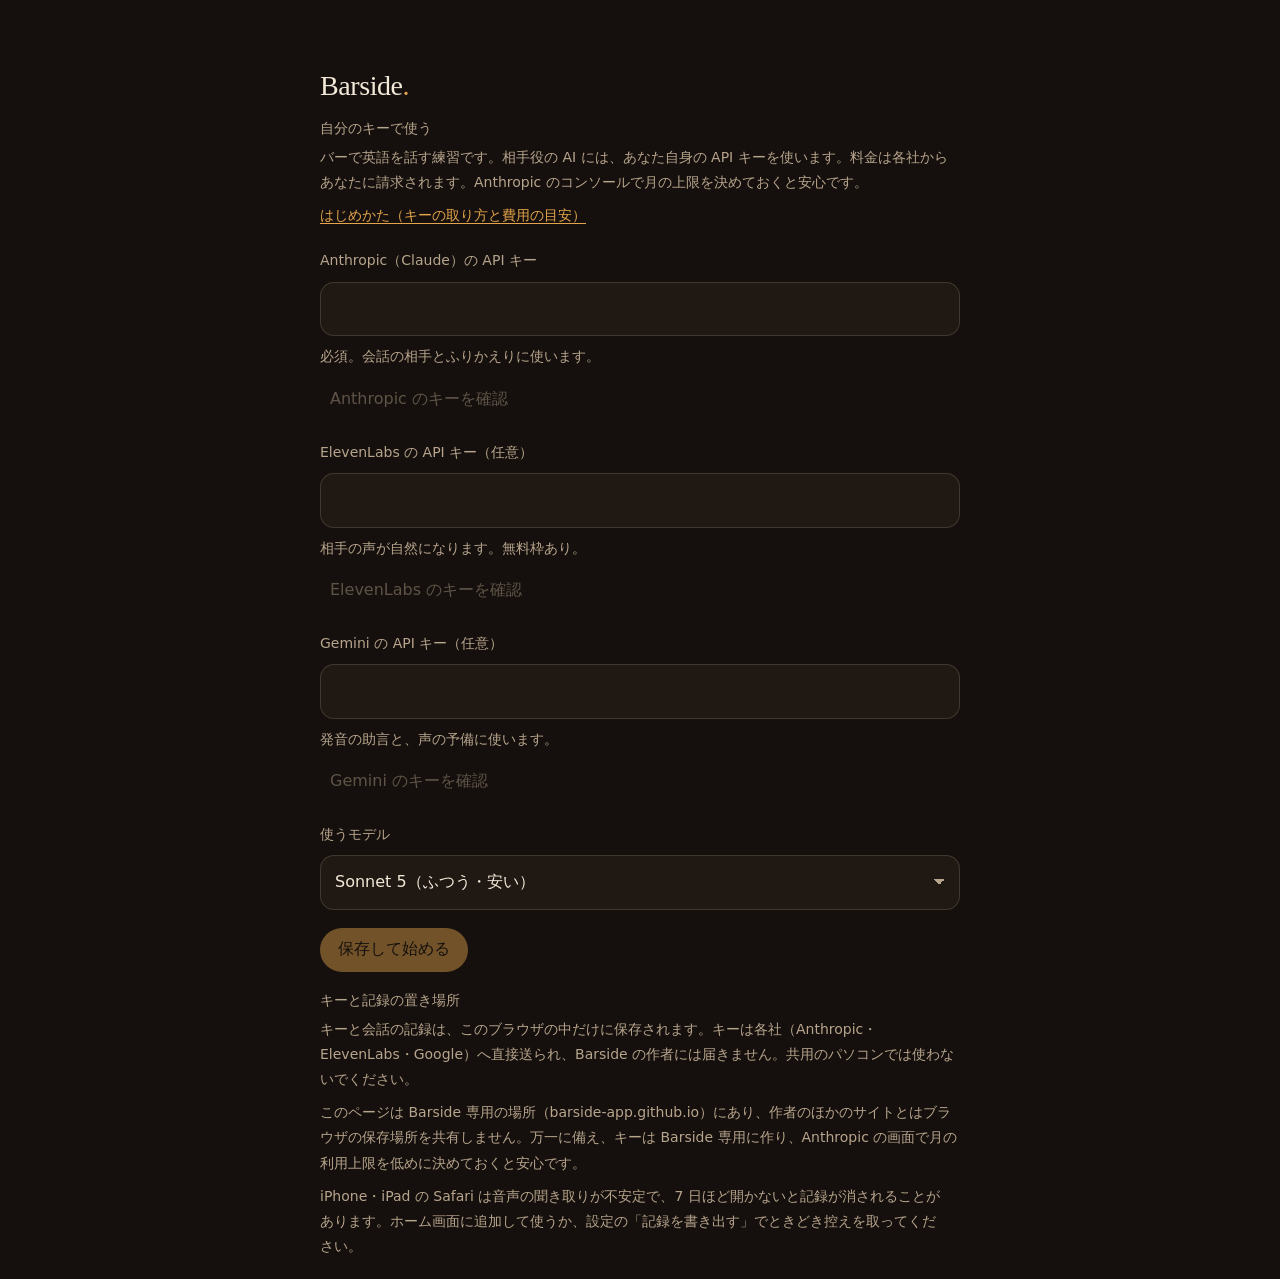
<file: index.html>
<!doctype html>
<html lang="ja">
  <head>
    <meta http-equiv="Content-Security-Policy" content="default-src 'self'; script-src 'self' 'wasm-unsafe-eval'; style-src 'self' 'unsafe-inline' https://fonts.googleapis.com; font-src https://fonts.gstatic.com; img-src 'self' data: blob:; media-src 'self' data: blob:; connect-src 'self' https://api.anthropic.com https://api.elevenlabs.io https://generativelanguage.googleapis.com; worker-src 'self'; manifest-src 'self'; object-src 'none'; base-uri 'self'; form-action 'none'" />
    <meta charset="UTF-8" />
    <meta name="viewport" content="width=device-width, initial-scale=1, viewport-fit=cover" />
    <meta name="theme-color" content="#15100d" />
    <meta name="apple-mobile-web-app-capable" content="yes" />
    <meta name="apple-mobile-web-app-status-bar-style" content="black-translucent" />
    <link rel="apple-touch-icon" href="./icons/icon-192.png" />
    <link rel="preconnect" href="https://fonts.googleapis.com" />
    <link rel="preconnect" href="https://fonts.gstatic.com" crossorigin />
    <link href="https://fonts.googleapis.com/css2?family=Fraunces:ital,opsz,wght@0,9..144,300..700;1,9..144,300..700&family=Noto+Sans+JP:wght@400;500;700&display=swap" rel="stylesheet" />
    <title>Barside</title>
    <script type="module" crossorigin src="./assets/index-wBCUMwFi.js"></script>
    <link rel="stylesheet" crossorigin href="./assets/index-og1Ziuko.css">
  <link rel="manifest" href="./manifest.webmanifest"><script id="vite-plugin-pwa:register-sw" src="./registerSW.js"></script></head>
  <body>
    <div id="root"></div>
  </body>
</html>
</file>
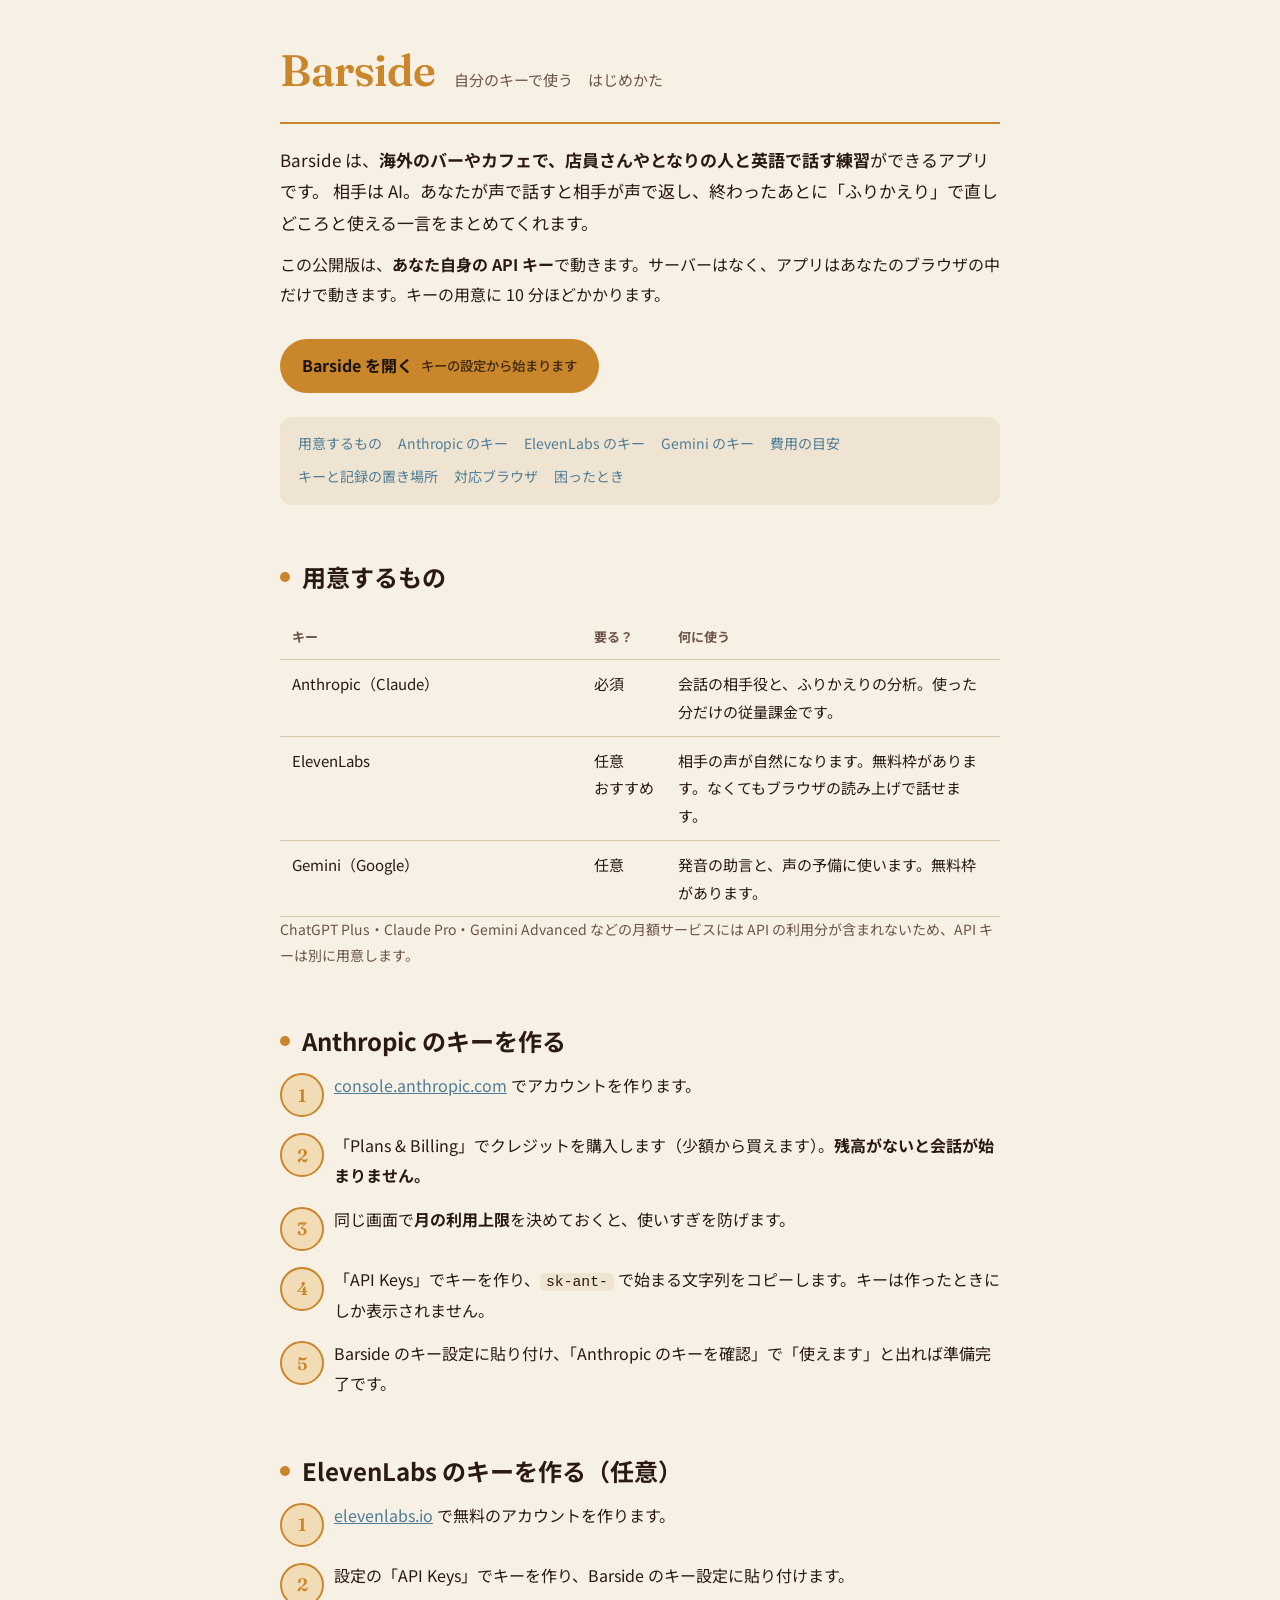
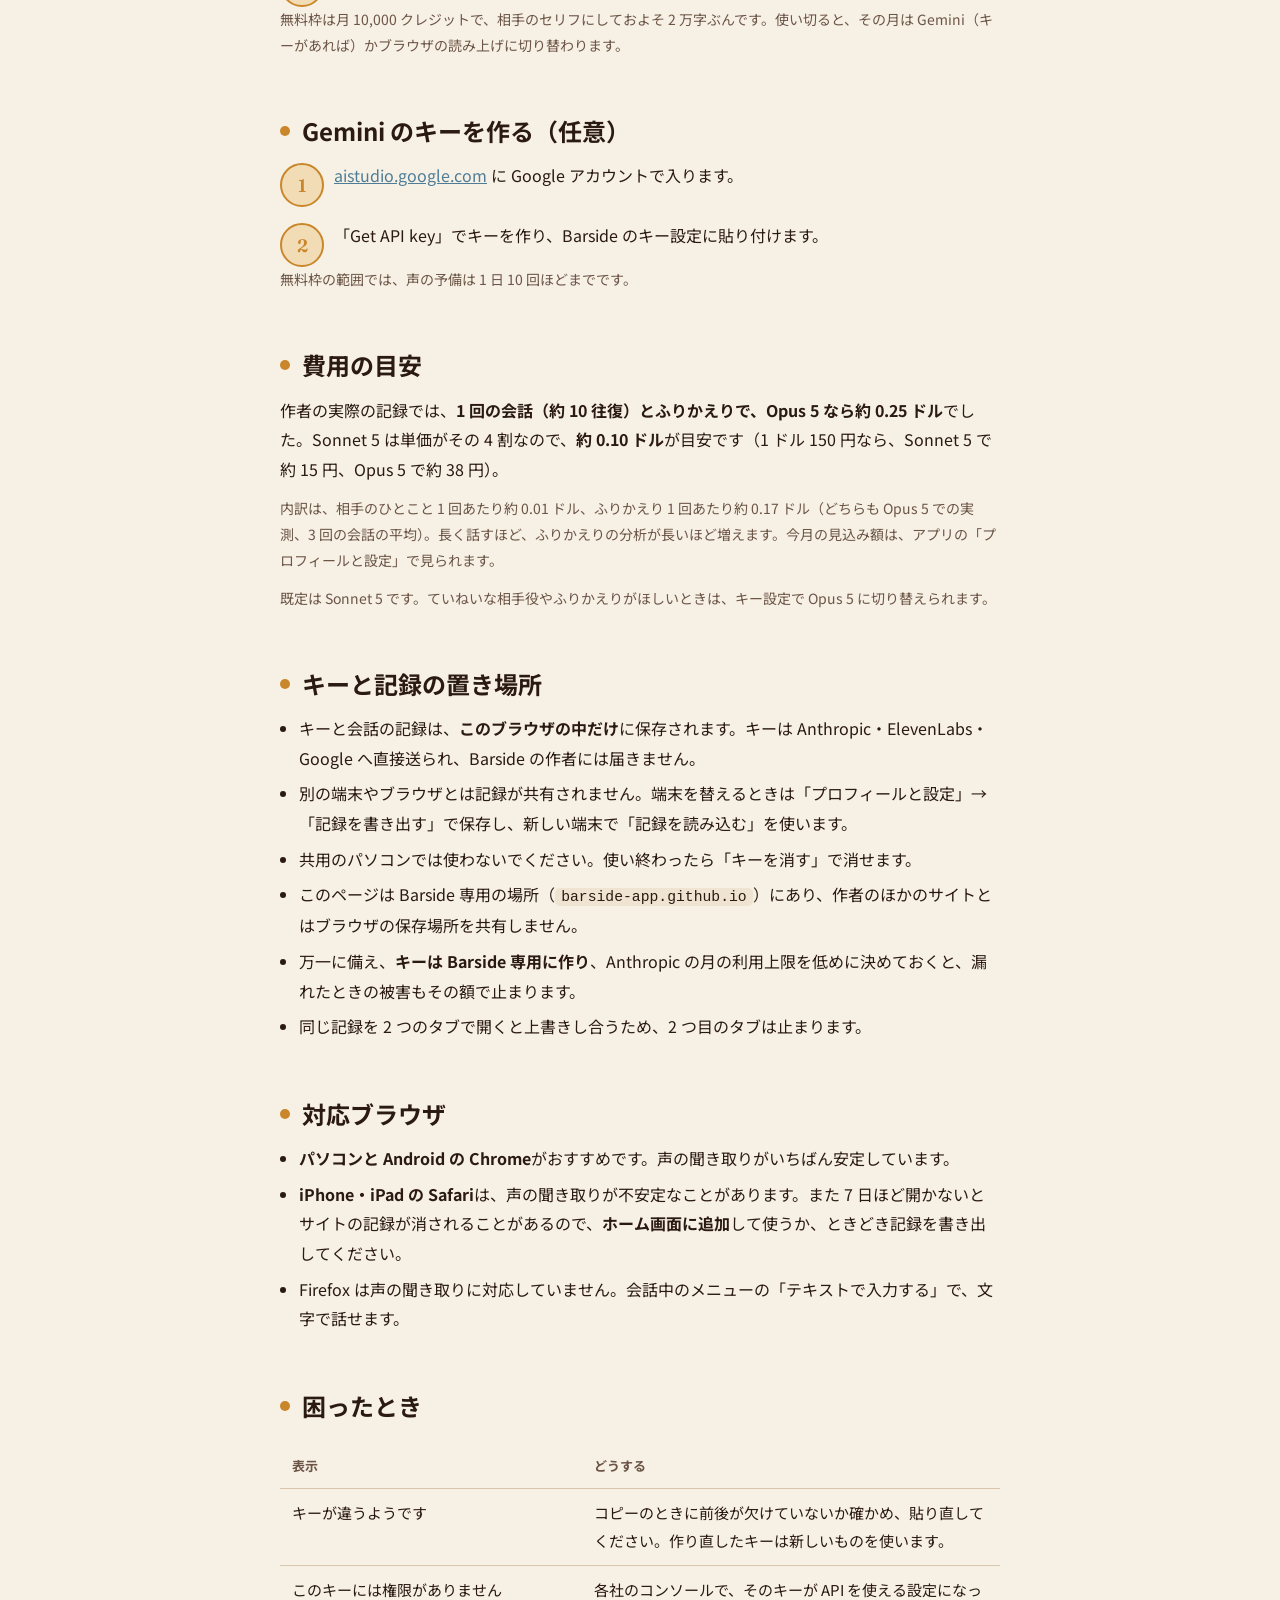
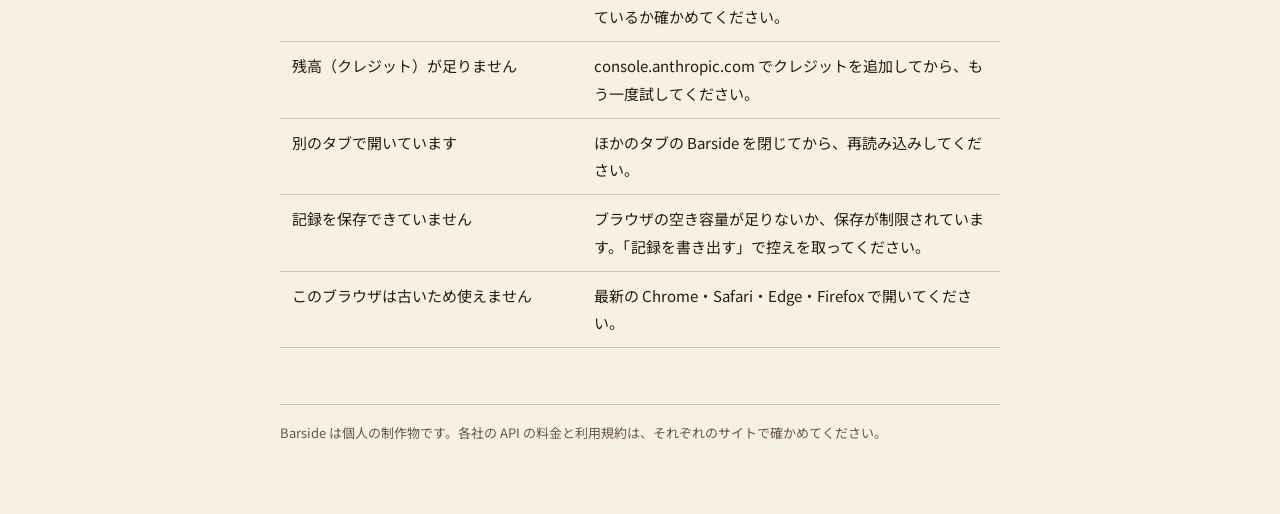
<file: guide.html>
<!doctype html>
<html lang="ja">
<head>
<meta charset="utf-8">
<meta name="viewport" content="width=device-width, initial-scale=1, viewport-fit=cover">
<title>Barside のはじめかた</title>
<meta name="description" content="Barside を自分の API キーで使うための準備（キーの取り方・費用の目安・保存場所）">
<link rel="stylesheet" href="https://fonts.googleapis.com/css2?family=Fraunces:ital,opsz,wght@0,9..144,400;0,9..144,600;1,9..144,400&family=Noto+Sans+JP:wght@400;500;700&display=swap">
<style>
  :root {
    --paper: #f7f0e4;
    --paper-2: #efe4d1;
    --ink: #2a1a12;
    --ink-soft: #6b5546;
    --line: #d9c7ad;
    --amber: #c9862a;
    --amber-soft: #f1dcb6;
    --gin: #4f7d97;
    --ember: #b4432e;
    --code-bg: #2a1a12;
    --code-fg: #f7e9cf;
    --shadow: 0 1px 0 rgba(42, 26, 18, 0.08);
  }
  @media (prefers-color-scheme: dark) {
    :root:not([data-theme="light"]) {
      --paper: #1b1310;
      --paper-2: #261914;
      --ink: #f3e7d2;
      --ink-soft: #c2ad92;
      --line: #4a372b;
      --amber: #e3a44b;
      --amber-soft: #3a2a17;
      --gin: #8fb3c9;
      --ember: #e0664d;
      --code-bg: #120c0a;
      --code-fg: #f3e7d2;
      --shadow: none;
    }
  }
  :root[data-theme="dark"] {
    --paper: #1b1310;
    --paper-2: #261914;
    --ink: #f3e7d2;
    --ink-soft: #c2ad92;
    --line: #4a372b;
    --amber: #e3a44b;
    --amber-soft: #3a2a17;
    --gin: #8fb3c9;
    --ember: #e0664d;
    --code-bg: #120c0a;
    --code-fg: #f3e7d2;
    --shadow: none;
  }

  body {
    background: var(--paper);
    color: var(--ink);
    font-family: "Noto Sans JP", "Hiragino Sans", "Yu Gothic", sans-serif;
    font-size: 16px;
    line-height: 1.85;
    padding-inline: 16px;
    padding-block: 0 64px;
  }
  .page { max-width: 720px; margin: 0 auto; }

  header {
    padding-block: 40px 28px;
    border-bottom: 2px solid var(--amber);
    display: flex; flex-wrap: wrap; align-items: baseline; gap: 6px 18px;
  }
  .brand {
    font-family: Fraunces, Georgia, serif;
    font-size: 44px; font-weight: 600; line-height: 1;
    color: var(--amber); letter-spacing: -0.01em;
  }
  .brand-sub { font-size: 15px; color: var(--ink-soft); }
  .lead { margin-top: 20px; font-size: 17px; }
  .lead strong { color: var(--ink); }

  nav.toc {
    margin-top: 24px; padding: 14px 18px;
    background: var(--paper-2); border-radius: 12px;
    display: flex; flex-wrap: wrap; gap: 6px 16px; font-size: 14px;
  }
  nav.toc a { color: var(--gin); text-decoration: none; border-bottom: 1px solid transparent; }
  nav.toc a:hover, nav.toc a:focus-visible { border-bottom-color: var(--gin); outline: none; }

  h2 {
    font-size: 24px; font-weight: 700; line-height: 1.35;
    margin: 56px 0 14px; text-wrap: balance;
    display: flex; align-items: center; gap: 12px;
  }
  h2::before {
    content: ""; display: inline-block; width: 10px; height: 10px;
    border-radius: 50%; background: var(--amber); flex: none;
  }
  h3 { font-size: 17px; font-weight: 700; margin: 28px 0 8px; }
  p { margin: 0 0 12px; }
  .note { color: var(--ink-soft); font-size: 14px; }

  /* 手順: コースター型の番号 */
  ol.steps { list-style: none; padding: 0; margin: 12px 0 0; display: grid; gap: 14px; }
  ol.steps > li {
    display: grid; grid-template-columns: 40px 1fr; gap: 14px; align-items: start;
  }
  ol.steps > li .num {
    width: 40px; height: 40px; border-radius: 50%;
    background: var(--amber-soft); color: var(--amber);
    border: 2px solid var(--amber);
    font-family: Fraunces, Georgia, serif; font-size: 18px; font-weight: 600;
    display: grid; place-items: center; margin-top: 2px;
  }
  ol.steps > li .body p:last-child { margin-bottom: 0; }

  pre {
    background: var(--code-bg); color: var(--code-fg);
    padding: 12px 16px; border-radius: 10px; overflow-x: auto;
    font-family: ui-monospace, "SF Mono", Menlo, Consolas, monospace;
    font-size: 14px; line-height: 1.7; margin: 8px 0 12px;
  }
  code {
    font-family: ui-monospace, "SF Mono", Menlo, Consolas, monospace;
    font-size: 0.92em; background: var(--paper-2); padding: 1px 6px; border-radius: 5px;
  }
  pre code { background: none; padding: 0; font-size: inherit; }
  .comment { color: var(--gin); }

  /* 画面の説明 */
  .screens { display: grid; gap: 12px; margin-top: 12px; }
  .screen {
    border: 1px solid var(--line); border-radius: 12px; padding: 16px 18px;
    background: var(--paper); box-shadow: var(--shadow);
  }
  .screen h3 { margin: 0 0 6px; display: flex; flex-wrap: wrap; align-items: baseline; gap: 10px; }
  .screen h3 small { font-size: 13px; font-weight: 500; color: var(--ink-soft); }
  .screen ul { margin: 6px 0 0; padding-left: 1.2em; }
  .screen li { margin: 2px 0; }
  .btn {
    display: inline-block; padding: 0 8px; border-radius: 6px;
    border: 1px solid var(--line); background: var(--paper-2);
    font-size: 0.9em; white-space: nowrap;
  }

  /* 会話のサンプル */
  .talk { border-left: 3px solid var(--amber); padding: 4px 0 4px 16px; margin: 12px 0 16px; display: grid; gap: 6px; }
  .talk .en { font-family: Fraunces, Georgia, serif; font-size: 18px; line-height: 1.5; }
  .talk .who { font-size: 13px; color: var(--ink-soft); margin-right: 8px; }

  /* 困ったとき */
  table { width: 100%; border-collapse: collapse; margin-top: 8px; font-size: 15px; }
  .table-wrap { overflow-x: auto; }
  th, td { text-align: left; vertical-align: top; padding: 10px 12px; border-bottom: 1px solid var(--line); }
  th { font-weight: 700; color: var(--ink-soft); font-size: 13px; }
  td:first-child { width: 42%; }
  td.nowrap { white-space: nowrap; }

  .tips { margin: 12px 0 0; padding-left: 1.2em; }
  .tips li { margin: 6px 0; }
  .callout {
    margin-top: 16px; padding: 14px 18px; border-radius: 12px;
    background: var(--amber-soft); border: 1px solid var(--amber);
  }
  .callout p { margin: 0; }
  .cta {
    display: inline-flex; align-items: center; gap: 8px;
    margin-top: 18px; padding: 12px 22px; border-radius: 999px;
    background: var(--amber); color: #1b1310; font-weight: 700; text-decoration: none;
    font-size: 16px;
  }
  .cta:hover, .cta:focus-visible { filter: brightness(1.06); outline: none; }
  .cta small { font-weight: 500; opacity: 0.8; }

  footer { margin-top: 56px; padding-top: 16px; border-top: 1px solid var(--line); font-size: 13px; color: var(--ink-soft); }
  a { color: var(--gin); }
  @media (max-width: 480px) {
    .brand { font-size: 36px; }
    h2 { font-size: 21px; margin-top: 44px; }
    td:first-child { width: auto; }
  }
</style>
</head>
<body>
<div class="page">
  <header>
    <div class="brand">Barside</div>
    <div class="brand-sub">自分のキーで使う　はじめかた</div>
  </header>
  <p class="lead">
    Barside は、<strong>海外のバーやカフェで、店員さんやとなりの人と英語で話す練習</strong>ができるアプリです。
    相手は AI。あなたが声で話すと相手が声で返し、終わったあとに「ふりかえり」で直しどころと使える一言をまとめてくれます。
  </p>
  <p>この公開版は、<strong>あなた自身の API キー</strong>で動きます。サーバーはなく、アプリはあなたのブラウザの中だけで動きます。キーの用意に 10 分ほどかかります。</p>
  <a class="cta" href="./">Barside を開く <small>キーの設定から始まります</small></a>

  <nav class="toc" aria-label="目次">
    <a href="#need">用意するもの</a><a href="#anthropic">Anthropic のキー</a><a href="#eleven">ElevenLabs のキー</a><a href="#gemini">Gemini のキー</a><a href="#cost">費用の目安</a><a href="#where">キーと記録の置き場所</a><a href="#browser">対応ブラウザ</a><a href="#trouble">困ったとき</a>
  </nav>

  <h2 id="need">用意するもの</h2>
  <div class="table-wrap"><table>
    <thead><tr><th>キー</th><th>要る？</th><th>何に使う</th></tr></thead>
    <tbody>
      <tr><td>Anthropic（Claude）</td><td class="nowrap">必須</td><td>会話の相手役と、ふりかえりの分析。使った分だけの従量課金です。</td></tr>
      <tr><td>ElevenLabs</td><td class="nowrap">任意<br>おすすめ</td><td>相手の声が自然になります。無料枠があります。なくてもブラウザの読み上げで話せます。</td></tr>
      <tr><td>Gemini（Google）</td><td class="nowrap">任意</td><td>発音の助言と、声の予備に使います。無料枠があります。</td></tr>
    </tbody>
  </table></div>
  <p class="note">ChatGPT Plus・Claude Pro・Gemini Advanced などの月額サービスには API の利用分が含まれないため、API キーは別に用意します。</p>

  <h2 id="anthropic">Anthropic のキーを作る</h2>
  <ol class="steps">
    <li><span class="num">1</span><div class="body"><p><a href="https://console.anthropic.com/">console.anthropic.com</a> でアカウントを作ります。</p></div></li>
    <li><span class="num">2</span><div class="body"><p>「Plans &amp; Billing」でクレジットを購入します（少額から買えます）。<strong>残高がないと会話が始まりません。</strong></p></div></li>
    <li><span class="num">3</span><div class="body"><p>同じ画面で<strong>月の利用上限</strong>を決めておくと、使いすぎを防げます。</p></div></li>
    <li><span class="num">4</span><div class="body"><p>「API Keys」でキーを作り、<code>sk-ant-</code> で始まる文字列をコピーします。キーは作ったときにしか表示されません。</p></div></li>
    <li><span class="num">5</span><div class="body"><p>Barside のキー設定に貼り付け、「Anthropic のキーを確認」で「使えます」と出れば準備完了です。</p></div></li>
  </ol>

  <h2 id="eleven">ElevenLabs のキーを作る（任意）</h2>
  <ol class="steps">
    <li><span class="num">1</span><div class="body"><p><a href="https://elevenlabs.io/">elevenlabs.io</a> で無料のアカウントを作ります。</p></div></li>
    <li><span class="num">2</span><div class="body"><p>設定の「API Keys」でキーを作り、Barside のキー設定に貼り付けます。</p></div></li>
  </ol>
  <p class="note">無料枠は月 10,000 クレジットで、相手のセリフにしておよそ 2 万字ぶんです。使い切ると、その月は Gemini（キーがあれば）かブラウザの読み上げに切り替わります。</p>

  <h2 id="gemini">Gemini のキーを作る（任意）</h2>
  <ol class="steps">
    <li><span class="num">1</span><div class="body"><p><a href="https://aistudio.google.com/">aistudio.google.com</a> に Google アカウントで入ります。</p></div></li>
    <li><span class="num">2</span><div class="body"><p>「Get API key」でキーを作り、Barside のキー設定に貼り付けます。</p></div></li>
  </ol>
  <p class="note">無料枠の範囲では、声の予備は 1 日 10 回ほどまでです。</p>

  <h2 id="cost">費用の目安</h2>
  <p>作者の実際の記録では、<strong>1 回の会話（約 10 往復）とふりかえりで、Opus 5 なら約 0.25 ドル</strong>でした。Sonnet 5 は単価がその 4 割なので、<strong>約 0.10 ドル</strong>が目安です（1 ドル 150 円なら、Sonnet 5 で約 15 円、Opus 5 で約 38 円）。</p>
  <p class="note">内訳は、相手のひとこと 1 回あたり約 0.01 ドル、ふりかえり 1 回あたり約 0.17 ドル（どちらも Opus 5 での実測、3 回の会話の平均）。長く話すほど、ふりかえりの分析が長いほど増えます。今月の見込み額は、アプリの「プロフィールと設定」で見られます。</p>
  <p class="note">既定は Sonnet 5 です。ていねいな相手役やふりかえりがほしいときは、キー設定で Opus 5 に切り替えられます。</p>

  <h2 id="where">キーと記録の置き場所</h2>
  <ul class="tips">
    <li>キーと会話の記録は、<strong>このブラウザの中だけ</strong>に保存されます。キーは Anthropic・ElevenLabs・Google へ直接送られ、Barside の作者には届きません。</li>
    <li>別の端末やブラウザとは記録が共有されません。端末を替えるときは「プロフィールと設定」→「記録を書き出す」で保存し、新しい端末で「記録を読み込む」を使います。</li>
    <li>共用のパソコンでは使わないでください。使い終わったら「キーを消す」で消せます。</li>
    <li>このページは Barside 専用の場所（<code>barside-app.github.io</code>）にあり、作者のほかのサイトとはブラウザの保存場所を共有しません。</li>
    <li>万一に備え、<strong>キーは Barside 専用に作り</strong>、Anthropic の月の利用上限を低めに決めておくと、漏れたときの被害もその額で止まります。</li>
    <li>同じ記録を 2 つのタブで開くと上書きし合うため、2 つ目のタブは止まります。</li>
  </ul>

  <h2 id="browser">対応ブラウザ</h2>
  <ul class="tips">
    <li><strong>パソコンと Android の Chrome</strong>がおすすめです。声の聞き取りがいちばん安定しています。</li>
    <li><strong>iPhone・iPad の Safari</strong>は、声の聞き取りが不安定なことがあります。また 7 日ほど開かないとサイトの記録が消されることがあるので、<strong>ホーム画面に追加</strong>して使うか、ときどき記録を書き出してください。</li>
    <li>Firefox は声の聞き取りに対応していません。会話中のメニューの「テキストで入力する」で、文字で話せます。</li>
  </ul>

  <h2 id="trouble">困ったとき</h2>
  <div class="table-wrap"><table>
    <thead><tr><th>表示</th><th>どうする</th></tr></thead>
    <tbody>
      <tr><td>キーが違うようです</td><td>コピーのときに前後が欠けていないか確かめ、貼り直してください。作り直したキーは新しいものを使います。</td></tr>
      <tr><td>このキーには権限がありません</td><td>各社のコンソールで、そのキーが API を使える設定になっているか確かめてください。</td></tr>
      <tr><td>残高（クレジット）が足りません</td><td>console.anthropic.com でクレジットを追加してから、もう一度試してください。</td></tr>
      <tr><td>別のタブで開いています</td><td>ほかのタブの Barside を閉じてから、再読み込みしてください。</td></tr>
      <tr><td>記録を保存できていません</td><td>ブラウザの空き容量が足りないか、保存が制限されています。「記録を書き出す」で控えを取ってください。</td></tr>
      <tr><td>このブラウザは古いため使えません</td><td>最新の Chrome・Safari・Edge・Firefox で開いてください。</td></tr>
    </tbody>
  </table></div>

  <footer>Barside は個人の制作物です。各社の API の料金と利用規約は、それぞれのサイトで確かめてください。</footer>
</div>
</body>
</html>
</file>
<file: assets/index-og1Ziuko.css>
:root{--night:#15100d;--counter:#201813;--walnut:#2b211a;--cream:#f3e9d8;--brass:#b7a48c;--brass-dim:#7f6f5c;--line:#b7a48c38;--lamp:#e3a44b;--lamp-deep:#b97a2a;--lamp-glow:#e3a44b29;--gin:#9fc0d3;--ember:#e07a5a;--napkin:#f3e9d8;--napkin-edge:#e2d3ba;--ink:#2a1a12;--ink-soft:#6b5546;--font-en:"Fraunces", Georgia, "Times New Roman", serif;--font-ja:"Noto Sans JP", "Hiragino Sans", system-ui, sans-serif;--fs-12:12px;--fs-14:14px;--fs-16:16px;--fs-19:19px;--fs-23:23px;--fs-28:28px;--fs-34:34px;--fs-44:44px;--lh-tight:1.2;--lh-ja:1.8;--lh-en:1.35;--r-s:8px;--r-m:14px;--r-l:22px;--tap:44px;--ease:cubic-bezier(.2, .7, .2, 1);--lightningcss-light: ;--lightningcss-dark:initial;color-scheme:dark}*{box-sizing:border-box;margin:0}html,body,#root{height:100%}body{background:var(--night);color:var(--cream);font-family:var(--font-ja);font-size:var(--fs-16);line-height:var(--lh-ja);-webkit-font-smoothing:antialiased;text-rendering:optimizelegibility;font-feature-settings:"palt" 1}button,input,textarea,select{font:inherit;color:inherit;letter-spacing:inherit}button{cursor:pointer;text-align:inherit;background:0 0;border:0;padding:0}button:disabled{cursor:default}:focus-visible{outline:2px solid var(--lamp);outline-offset:3px;border-radius:4px}::selection{background:#e3a44b59}h1,h2,h3{font-weight:500;line-height:var(--lh-tight);text-wrap:balance}p{text-wrap:pretty}.shell{max-width:480px;min-height:100%;padding:max(12px, env(safe-area-inset-top)) 20px max(20px, env(safe-area-inset-bottom));flex-direction:column;margin:0 auto;display:flex}.shell>main{flex-direction:column;flex:1;gap:20px;display:flex}@media (width>=800px){.shell{max-width:560px;padding-top:32px}}@media (width>=900px){.shell{max-width:640px;padding-top:40px}.brand{font-size:var(--fs-34)}.counter{--av:104px;padding-top:60px}.counter .sign{font-size:var(--fs-23);top:20px}.counter-intro h2{font-size:var(--fs-34)}.stage .character-avatar{width:176px}.partner-line .en-lg{font-size:var(--fs-34);max-width:24ch}.partner-line .en-lg.long{font-size:var(--fs-28)}.napkin{padding:34px 32px 30px}.napkin .q{font-size:var(--fs-28)}}@media (width>=1200px){.shell{max-width:680px}}.topbar{color:var(--brass);font-size:var(--fs-14);min-height:var(--tap);align-items:center;gap:10px;display:flex}.topbar .back{color:var(--brass);width:var(--tap);height:var(--tap);font-size:var(--fs-19);border-radius:50%;place-items:center;margin-left:-12px;display:grid}.topbar .back:hover{color:var(--cream);background:var(--counter)}.topbar .title{color:var(--cream);font-weight:500}.topbar .spacer{flex:1}.en{font-family:var(--font-en);font-variation-settings:"opsz" 40}.sign{font-family:var(--font-en);color:var(--lamp);font-style:italic;font-weight:400;font-size:var(--fs-19);letter-spacing:.005em}.en-lg{font-family:var(--font-en);font-weight:400;font-size:var(--fs-28);line-height:var(--lh-en);letter-spacing:-.008em;font-variation-settings:"opsz" 48;max-width:26ch}.en-md{font-family:var(--font-en);font-weight:400;font-size:var(--fs-19);font-variation-settings:"opsz" 24;line-height:1.45}.you{color:var(--gin)}.muted{color:var(--brass)}.small{font-size:var(--fs-14)}.tiny{font-size:var(--fs-12);line-height:1.6}.kicker{font-size:var(--fs-14);color:var(--brass);font-weight:500}.h-screen{font-size:var(--fs-28);letter-spacing:-.01em;font-weight:500;line-height:1.3}.h-section{font-size:var(--fs-14);color:var(--brass);justify-content:space-between;align-items:baseline;gap:10px;font-weight:500;display:flex}.rule{border:0;border-top:1px solid var(--line);margin:4px 0}.num{font-family:var(--font-en);font-variant-numeric:tabular-nums}.btn{min-height:var(--tap);background:var(--walnut);color:var(--cream);font-weight:500;font-size:var(--fs-16);transition:background .16s var(--ease), transform .12s var(--ease), color .16s var(--ease);border-radius:999px;justify-content:center;align-items:center;gap:8px;padding:0 18px;display:inline-flex}.btn:hover{background:#352a21}.btn:active{transform:scale(.98)}.btn.primary{background:var(--lamp);color:var(--night)}.btn.primary:hover{background:#ecb45f}.btn.ghost{color:var(--brass);background:0 0;padding-inline:10px}.btn.ghost:hover{color:var(--cream);background:var(--counter)}.btn.danger{color:var(--ember)}.btn:disabled{opacity:.45;transform:none}.btn.block{width:100%}.btn.lg{min-height:56px;font-size:var(--fs-19)}.btn-row{flex-wrap:wrap;align-items:center;gap:10px;display:flex}.field{gap:8px;display:grid}.field label{color:var(--brass);font-size:var(--fs-14)}.input,textarea.input,select.input{border-radius:var(--r-m);border:1px solid var(--line);background:var(--counter);width:100%;color:var(--cream);min-height:var(--tap);transition:border-color .16s var(--ease);padding:12px 14px}.input::placeholder{color:var(--brass-dim)}.input:focus{border-color:var(--lamp);outline:none}select.input{appearance:none;background-image:linear-gradient(45deg, transparent 50%, var(--brass) 50%), linear-gradient(135deg, var(--brass) 50%, transparent 50%);background-position:calc(100% - 20px),calc(100% - 14px);background-repeat:no-repeat;background-size:6px 6px;padding-right:40px}input[type=checkbox]{width:20px;height:20px;accent-color:var(--lamp);margin:2px 0 0}.list{display:grid}.list-item{border-bottom:1px solid var(--line);text-align:left;width:100%;color:var(--cream);gap:4px;padding:16px 0;display:grid}.list-item:last-child{border-bottom:0}button.list-item:hover .title-row{color:var(--lamp)}.list-item:disabled{cursor:default}.toast{left:50%;bottom:max(24px, env(safe-area-inset-bottom));background:var(--walnut);border:1px solid var(--line);color:var(--cream);border-radius:var(--r-m);width:min(440px,100vw - 32px);font-size:var(--fs-14);z-index:20;padding:14px 16px;position:fixed;transform:translate(-50%);box-shadow:0 18px 40px #00000073}.toast.error{border-color:#e07a5a99}.sheet-backdrop{z-index:10;animation:fade-in .16s var(--ease);background:#0805049e;justify-content:center;align-items:flex-end;display:flex;position:fixed;inset:0}.sheet{background:var(--counter);border-radius:var(--r-l) var(--r-l) 0 0;width:100%;max-width:480px;padding:10px 20px max(24px, env(safe-area-inset-bottom));overscroll-behavior:contain;max-height:90dvh;animation:sheet-up .24s var(--ease);gap:16px;display:grid;overflow-y:auto}.sheet:before{content:"";background:var(--brass-dim);opacity:.7;border-radius:2px;width:36px;height:4px;margin:0 auto 2px}.sheet-head{align-items:center;gap:8px;min-height:36px;display:flex}.sheet-head strong{font-weight:500;font-size:var(--fs-19)}@media (width>=800px){.sheet{max-width:560px}}@keyframes sheet-up{0%{opacity:0;transform:translateY(24px)}to{opacity:1;transform:none}}@keyframes fade-in{0%{opacity:0}to{opacity:1}}.sound-bars{height:16px;color:var(--lamp);flex:none;align-items:flex-end;gap:3px;display:inline-flex}.sound-bars i{transform-origin:bottom;background:currentColor;border-radius:1.5px;width:3px;height:100%;animation:.8s ease-in-out infinite sound-bar-pulse}.sound-bars i:first-child{animation-delay:0s}.sound-bars i:nth-child(2){animation-delay:.15s}.sound-bars i:nth-child(3){animation-delay:.3s}.sound-bars i:nth-child(4){animation-delay:.1s}.sound-bars i:nth-child(5){animation-delay:.25s}@keyframes sound-bar-pulse{0%,to{transform:scaleY(.35)}50%{transform:scaleY(1)}}.sound-bars.paused i{animation-play-state:paused;transform:scaleY(.5)}.mic-wrap{justify-items:center;gap:10px;display:grid}.mic{background:var(--lamp);width:84px;height:84px;color:var(--night);transition:transform .12s var(--ease), background .2s var(--ease), box-shadow .2s var(--ease);border-radius:50%;place-items:center;display:grid;position:relative;box-shadow:0 10px 30px #e3a44b38}.mic:active{transform:scale(.96)}.mic.listening:before,.mic.listening:after{content:"";border:1.5px solid var(--lamp);opacity:.55;animation:mic-breathe 1.8s var(--ease) infinite;border-radius:50%;position:absolute;inset:-10px}.mic.listening:after{opacity:.3;animation-delay:.6s;inset:-22px}.mic.busy{background:var(--walnut);color:var(--brass);box-shadow:none}.mic:disabled{opacity:.5}.mic-label{font-size:var(--fs-14);color:var(--brass)}@keyframes mic-breathe{0%{opacity:.6;transform:scale(.96)}to{opacity:0;transform:scale(1.18)}}.mission-dots{min-height:24px;color:var(--brass);font-size:var(--fs-14);align-items:center;gap:8px;display:flex}.mission-dots .dot{border:1.5px solid var(--brass-dim);width:9px;height:9px;transition:background .3s var(--ease), border-color .3s var(--ease);border-radius:50%}.mission-dots .dot.done{background:var(--lamp);border-color:var(--lamp)}.mission-dots .label{margin-left:4px}.ico{stroke:currentColor;fill:none;stroke-width:1.75px;stroke-linecap:round;stroke-linejoin:round;flex:none;width:20px;height:20px}.home-head{justify-content:space-between;align-items:baseline;gap:12px;padding-top:8px;display:flex}.brand{font-family:var(--font-en);font-weight:500;font-size:var(--fs-28);letter-spacing:-.015em;color:var(--cream);line-height:1}.brand i{color:var(--lamp);font-style:normal}.home-stats{color:var(--brass);font-size:var(--fs-14);white-space:nowrap;flex-wrap:wrap;justify-content:flex-end;gap:12px;display:flex}.home-stats .num{font-family:var(--font-ja);font-variant-numeric:tabular-nums}.counter-intro{gap:6px;padding-top:6px;display:grid}.counter-intro h2{font-size:var(--fs-28);letter-spacing:-.01em;font-weight:500;line-height:1.35}.counter-intro p{color:var(--brass);font-size:var(--fs-14)}.counter{--av:88px;border-radius:var(--r-l);background:radial-gradient(70% 60% at 50% 0,#e3a44b29,#0000 70%),linear-gradient(#2a2019 0%,#1c1410 100%);border:1px solid #b7a48c24;padding:54px 8px 0;position:relative;overflow:hidden}.counter .sign{white-space:nowrap;font-size:var(--fs-19);text-shadow:0 0 18px #e3a44b59;position:absolute;top:18px;left:50%;transform:translate(-50%)}.seats{grid-template-columns:repeat(4,minmax(0,1fr));gap:2px;display:grid;position:relative}.seats:after{content:"";left:-8px;right:-8px;top:calc(var(--av) * 1.05 - 6px);z-index:1;pointer-events:none;background:linear-gradient(#8a5f3b 0 3px,#5a3d2a 3px 7px,#3a2a1f 7px);height:14px;position:absolute}.seat{color:var(--cream);border-radius:var(--r-m);transition:background .18s var(--ease);justify-items:center;gap:0;padding:0 2px 12px;display:grid;position:relative}.seat:hover{background:#e3a44b0f}.seat .lamp-pool{width:130%;height:calc(var(--av) * 1.4);pointer-events:none;background:radial-gradient(50% 60% at 50% 30%,#e3a44b29,#0000 70%);position:absolute;top:-40px;left:50%;transform:translate(-50%)}.seat .character-avatar{z-index:0;position:relative;width:var(--av)!important}.seat .plate{z-index:2;justify-items:center;gap:1px;margin-top:12px;display:grid;position:relative}.seat .seat-name{font-family:var(--font-en);font-size:var(--fs-19);line-height:1.1}.seat .seat-stage{font-size:var(--fs-12);color:var(--brass);white-space:nowrap;line-height:1.5}.seat .seat-days{font-family:var(--font-en);font-variant-numeric:tabular-nums;font-size:var(--fs-12);color:var(--lamp);line-height:1.4}.seat.met .seat-days:before{content:"";background:var(--lamp);vertical-align:1px;border-radius:50%;width:5px;height:5px;margin-right:5px;display:inline-block}.counter-note{font-size:var(--fs-14);color:var(--brass);text-align:center;flex-wrap:wrap;justify-content:center;align-items:baseline;gap:2px;min-height:1.7em;line-height:1.7;display:flex}.counter-note .en{color:var(--cream);font-size:var(--fs-16)}.counter-note .btn{min-height:32px}.home-actions{grid-template-columns:1.4fr 1fr;gap:10px;display:grid}.recent{gap:4px;display:grid}.recent .list-item{grid-template-columns:1fr auto;align-items:center}.recent .meta{color:var(--brass);font-size:var(--fs-14);flex-wrap:wrap;gap:10px;display:flex}.home-foot{flex-wrap:wrap;justify-content:space-between;align-items:center;gap:8px;margin-top:auto;padding-top:8px;display:flex}.regulars-lounge{gap:14px;display:grid}.self-start{place-self:flex-start start}.ember{color:var(--ember)}.onboard{background:var(--counter);border:1px solid var(--line);border-radius:var(--r-l);gap:14px;padding:18px 18px 20px;display:grid}.onboard h2{font-size:var(--fs-19)}.character-profile{align-items:center;gap:16px;display:flex}.character-profile>svg{flex:0 0 104px}.character-profile h2{font-family:var(--font-en);font-size:var(--fs-34);font-weight:400}.character-profile p{color:var(--brass);font-size:var(--fs-14)}.character-profile .kicker{margin-bottom:4px}.friendship-meter{gap:6px;display:grid}.friendship-label{font-size:var(--fs-14);justify-content:space-between;align-items:baseline;gap:8px;display:flex}.friendship-label>span:last-child{color:var(--brass);white-space:nowrap}.friendship-meter progress{appearance:none;background:var(--walnut);border:0;border-radius:2px;width:100%;height:4px;overflow:hidden}.friendship-meter progress::-webkit-progress-bar{background:var(--walnut)}.friendship-meter progress::-webkit-progress-value{background:var(--lamp);transition:width .5s var(--ease);border-radius:2px}.friendship-meter progress::-moz-progress-bar{background:var(--lamp);border-radius:2px}.friendship-meter .tiny{color:var(--brass)}.episode-list{gap:8px;display:grid}.episode{border:1px solid var(--line);border-radius:var(--r-m);text-align:left;color:var(--cream);transition:border-color .16s var(--ease), background .16s var(--ease);background:0 0;gap:4px;padding:14px 16px;display:grid}.episode:not(:disabled):hover{border-color:var(--lamp);background:#e3a44b0f}.episode .ep-title{font-size:var(--fs-16);justify-content:space-between;align-items:center;gap:8px;font-weight:500;display:flex}.episode .tiny{color:var(--brass)}.episode.locked{color:var(--brass);border-style:dashed}.shared-memories{border-left:2px solid var(--lamp-deep);border-radius:0 var(--r-s) var(--r-s) 0;background:#e3a44b0d;gap:8px;padding:14px 16px;display:grid}.shared-memories h3{font-size:var(--fs-14);color:var(--brass);font-weight:500}.shared-memories .btn{min-height:32px;font-size:var(--fs-14);justify-self:start}.stage{justify-items:center;gap:4px;padding:0 0 4px;display:grid;position:relative;overflow-x:clip}.stage .lamp{fill:none;width:64px;height:48px;stroke:var(--brass-dim);stroke-width:1.5px;z-index:1;margin-bottom:-6px;position:relative}.stage .lamp .shade{fill:var(--lamp);stroke:none;filter:drop-shadow(0 6px 14px #e3a44b73);transition:filter .5s var(--ease)}.stage .pool{opacity:.55;width:420px;height:320px;transition:opacity .6s var(--ease), transform .6s var(--ease);pointer-events:none;background:radial-gradient(50% 50% at 50% 22%,#e3a44b47,#e3a44b0f 45%,#0000 70%);position:absolute;top:24px;left:50%;transform:translate(-50%)}.stage.speaking .pool{opacity:1;animation:2.4s ease-in-out infinite lamp-lean;transform:translate(-50%)scale(1.06)}.stage.speaking .lamp .shade{filter:drop-shadow(0 8px 22px #e3a44bd9)}.stage.listening .pool{opacity:.35}.stage .character-avatar{width:150px;position:relative}.stage .who{align-items:baseline;gap:10px;display:flex}.stage .who h2{font-family:var(--font-en);font-weight:400;font-size:var(--fs-28)}.stage .who .stage-label{color:var(--brass);font-size:var(--fs-14)}.stage .status{color:var(--brass);font-size:var(--fs-14);align-items:center;gap:8px;min-height:22px;display:flex}.stage .status .dot{background:var(--brass-dim);border-radius:50%;width:6px;height:6px}.stage.speaking .status .dot{background:var(--lamp)}.stage.listening .status .dot{background:var(--gin);animation:1.2s ease-in-out infinite blink-soft}.stage.thinking .status .dot{animation:1.2s ease-in-out infinite blink-soft}@keyframes lamp-lean{0%,to{opacity:.85}50%{opacity:1}}@keyframes blink-soft{0%,to{opacity:.4}50%{opacity:1}}.talk-head{justify-content:space-between;align-items:center;gap:10px;display:flex}.talk-head .mission-dots{flex:1;min-width:0}.talk-head .mission-dots .label{text-overflow:ellipsis;white-space:nowrap;overflow:hidden}.subtitle-toggle{color:var(--brass);font-size:var(--fs-14);border-radius:999px;align-items:center;gap:6px;min-height:36px;padding:0 10px;display:inline-flex}.subtitle-toggle:hover{color:var(--cream);background:var(--counter)}.lines{flex-direction:column;flex:1;justify-content:flex-start;gap:16px;min-height:120px;padding-top:6px;display:flex}.partner-line{align-items:flex-start;gap:12px;display:flex}.partner-line .sound-bars{margin-top:10px}.partner-line .en-lg{font-size:clamp(23px,6.4vw,28px)}.partner-line .en-lg.long{font-size:var(--fs-23);line-height:1.4}.partner-line.quiet .en-lg{color:var(--brass);font-style:italic}.your-line{color:var(--gin)}.your-line.interim{opacity:.75}.confirm{gap:10px;display:grid}.confirm label{font-size:var(--fs-14);color:var(--cream);flex-wrap:wrap;justify-content:space-between;gap:10px;display:flex}.confirm label .hint{color:var(--brass);font-size:var(--fs-12)}.confirm .input{font-family:var(--font-en);font-size:var(--fs-19);color:var(--gin);resize:none;border-color:#9fc0d373;line-height:1.45;overflow:hidden}.typed{gap:8px;display:grid}.typed .row{gap:8px;display:flex}.typed .input{font-family:var(--font-en);font-size:var(--fs-19)}.talk-foot{grid-template-columns:1fr auto 1fr;align-items:center;padding-top:4px;display:grid}.talk-foot .btn.ghost{min-height:var(--tap);gap:6px}.metrics{font-size:var(--fs-12);color:var(--brass);white-space:pre-wrap;font-family:ui-monospace,Menlo,monospace}.hint-nudge{color:var(--lamp);font-size:var(--fs-14);min-height:var(--tap);text-underline-offset:4px;align-self:flex-start;padding:0 2px;-webkit-text-decoration:underline #e3a44b73;text-decoration:underline #e3a44b73}.hint-nudge:hover{-webkit-text-decoration-color:var(--lamp);text-decoration-color:var(--lamp)}.hints{gap:8px;display:grid}.hint-list{padding:0;list-style:none;display:grid}.hint-item{border-bottom:1px solid var(--line);gap:8px;padding:12px 0;display:grid}.hint-item:last-child{border-bottom:0}.hint-reveal{text-align:left;width:100%;color:var(--cream);gap:4px;display:grid}.hint-reveal:disabled{cursor:default}.hint-reveal .ja{font-size:var(--fs-14);color:var(--brass)}.hint-reveal .en{font-size:var(--fs-19);font-variation-settings:"opsz" 24;line-height:1.45}.hint-reveal .cloze{flex-wrap:wrap;gap:0 .32em;display:flex}.hint-reveal .blank{color:var(--brass-dim);letter-spacing:.04em}.hint-reveal:hover:not(:disabled) .blank{color:var(--brass)}.hint-item.full .en{color:var(--lamp)}.hint-item .btn-row .btn{min-height:38px;font-size:var(--fs-14)}.debrief{gap:34px}.chapters{flex-wrap:wrap;gap:8px;display:flex}.chapter{border:1px solid var(--line);min-height:36px;color:var(--brass);font-size:var(--fs-14);border-radius:999px;align-items:center;gap:8px;padding:0 14px 0 10px;display:inline-flex}.chapter .num{color:var(--lamp);font-size:var(--fs-14)}.chapter:hover{color:var(--cream);border-color:var(--brass)}.chapter-body{gap:14px;display:grid}.debrief section{scroll-margin-top:12px}.debrief-foot{padding-top:8px}.visit-card{border-radius:var(--r-l);background:linear-gradient(135deg, #e3a44b24, #e3a44b08), var(--counter);border:1px solid #e3a44b47;grid-template-columns:auto 1fr;align-items:center;gap:14px;padding:16px 18px;display:grid}.visit-card h2{font-size:var(--fs-19);margin-bottom:2px;font-weight:500}.visit-card .small{color:var(--brass)}.visit-card .friendship-meter{margin-top:10px}.visit-card .unlock{color:var(--lamp);font-size:var(--fs-14);margin-top:10px}.used{gap:10px;display:grid}.used-list{margin:0;padding:0;list-style:none;display:grid}.used-item{border-bottom:1px solid var(--line);grid-template-columns:62px 1fr;align-items:center;gap:14px;padding:14px 0;display:grid}.used-item:last-child{border-bottom:0}.used-stamp{text-align:center;border:1.5px solid var(--brass);width:62px;height:62px;box-shadow:inset 0 0 0 3px var(--night), inset 0 0 0 4px var(--brass-dim);color:var(--brass);font-size:var(--fs-12);border-radius:50%;place-items:center;padding:6px;font-weight:500;line-height:1.2;display:grid;transform:rotate(-8deg)}.used-stamp.first{border-color:var(--lamp);box-shadow:inset 0 0 0 3px var(--night), inset 0 0 0 4px var(--lamp-deep);color:var(--lamp)}.used-body{gap:3px;min-width:0;display:grid}.used-body .p{font-size:var(--fs-19);line-height:1.35}.used-body .q{font-size:var(--fs-14);overflow-wrap:anywhere}.used-body .m{color:var(--brass);font-size:var(--fs-14)}.used-body .aim{color:var(--lamp);font-size:var(--fs-12);font-weight:500}.used-mark{color:var(--lamp)}.target-line{color:var(--brass)}.chalkboard{border:1px solid var(--line);border-radius:var(--r-l);background:var(--counter)}.chalk-head{text-align:left;width:100%;color:var(--cream);min-height:var(--tap);grid-template-rows:auto auto;grid-template-columns:1fr auto;align-items:baseline;column-gap:12px;padding:14px 18px;display:grid}.chalk-head .kicker{grid-column:1}.chalk-head .chalk-word{font-size:var(--fs-23);grid-column:1;font-style:italic;line-height:1.3}.chalk-head .tiny{grid-area:1/2/span 2;align-self:center}.chalk-head:hover .chalk-word{color:var(--lamp)}.chalk-body{font-size:var(--fs-14);gap:10px;padding:0 18px 16px;line-height:1.85;display:grid}.chalk-body .chip{font-family:var(--font-ja);font-size:var(--fs-12);justify-self:start}.chalk-body .angle{color:var(--brass)}.chalk-body .ask{border-top:1px solid var(--line);gap:2px;padding-top:10px;display:grid}.chalk-body .ask .en{font-size:var(--fs-16)}.focus-card{border-radius:var(--r-l);background:var(--counter);border:1px solid #e3a44b47;gap:10px;padding:16px 18px 18px;display:grid}.focus-card .pair{border-bottom:0;padding:4px 0 0}.first-nights{color:var(--cream);flex-wrap:wrap;align-items:center;gap:12px;display:flex}.first-nights .dots{gap:6px;display:inline-flex}.first-nights .dot{border:1.5px solid var(--brass-dim);border-radius:50%;width:9px;height:9px}.first-nights .dot.on{background:var(--lamp);border-color:var(--lamp)}.visit-card .milestone{color:var(--cream);font-size:var(--fs-14);margin-top:10px}.ladder{gap:10px;display:grid}.rungs{border-left:2px solid var(--line);gap:0;margin:0;padding:0;list-style:none;display:grid}.rung{grid-template-columns:5.5em 1fr;gap:2px 12px;padding:10px 0 10px 14px;display:grid;position:relative}.rung:before{content:"";background:var(--brass-dim);border-radius:50%;width:8px;height:8px;position:absolute;top:18px;left:-5px}.rung:last-child:before{background:var(--lamp)}.rung .lvl{font-size:var(--fs-12);color:var(--brass);grid-row:1/span 2;padding-top:4px}.rung .en{font-family:var(--font-en);font-size:var(--fs-19);line-height:1.35}.rung .feel{color:var(--brass);font-size:var(--fs-14)}.fluency{gap:8px;display:grid}.fluency-list{gap:6px;margin:0;display:grid}.fluency-list>div{font-size:var(--fs-14);grid-template-columns:9em 1fr;align-items:baseline;gap:10px;display:grid}.fluency-list dt{color:var(--brass)}.fluency-list dd{flex-wrap:wrap;align-items:baseline;gap:4px 12px;margin:0;display:flex}.fluency-list .num{font-size:var(--fs-16);color:var(--cream)}.fluency-list .cmp{color:var(--brass)}.fluency-list .up{color:var(--lamp)}.trip-maker h2{font-size:var(--fs-16);font-weight:500}.trip-item{border-bottom:1px solid var(--line);grid-template-columns:1fr auto;align-items:center;gap:4px;display:grid}.trip-item .list-item{border-bottom:0}.chip.trip{font-family:var(--font-ja);font-size:var(--fs-12);color:var(--lamp);border-color:#e3a44b66;margin-left:8px}.week-numbers{grid-template-columns:repeat(3,1fr);gap:10px;margin:0;display:grid}.week-numbers>div{background:var(--counter);border-radius:var(--r-m);gap:2px;padding:12px 14px;display:grid}.week-numbers dt{color:var(--brass);font-size:var(--fs-12)}.week-numbers dd{font-size:var(--fs-28);margin:0;line-height:1.2}.week-numbers small{font-size:var(--fs-14);color:var(--brass)}.week-people{flex-wrap:wrap;gap:14px;margin:8px 0 0;padding:0;list-style:none;display:flex}.week-people li{font-size:var(--fs-14);justify-items:center;gap:2px;display:grid}.week-used{font-size:var(--fs-19);gap:6px;margin:8px 0 0;padding:0;list-style:none;display:grid}.week-skill{font-size:var(--fs-14);gap:4px;margin:8px 0 0;padding:0;list-style:none;display:grid}.week-empty{gap:14px;display:grid}.repair-note{color:var(--cream);font-size:var(--fs-14);border-left:2px solid var(--gin);padding-left:12px}.replay-row{gap:4px;margin-top:-6px;display:flex}.replay-row .btn{min-height:36px;font-size:var(--fs-14)}.target-line .t{color:var(--cream);margin-left:6px}.summary{font-size:var(--fs-16);line-height:1.95}.summary.lead{font-size:var(--fs-16)}.missions{gap:10px;display:grid}.mission{font-size:var(--fs-14);grid-template-columns:22px 1fr;align-items:start;gap:10px;display:grid}.mission .mark{border:1.5px solid var(--brass-dim);border-radius:50%;place-items:center;width:18px;height:18px;margin-top:3px;display:grid}.mission.done .mark{background:var(--lamp);border-color:var(--lamp);color:var(--night)}.mission .mark svg{width:11px;height:11px}.mission .t{color:var(--cream)}.mission .e{color:var(--brass);font-family:var(--font-en);font-size:var(--fs-14)}.pairs{display:grid}.pair{border-bottom:1px solid var(--line);gap:6px;padding:16px 0;display:grid}.pair:last-child{border-bottom:0}.pair .said{font-family:var(--font-en);font-size:var(--fs-19);color:var(--gin);align-items:baseline;gap:10px;display:flex}.pair .said .lbl,.pair .better .lbl{font-family:var(--font-ja);font-size:var(--fs-12);color:var(--brass);white-space:nowrap;flex:none;width:5em}.pair .better{font-family:var(--font-en);font-size:var(--fs-23);align-items:baseline;gap:10px;line-height:1.35;display:flex}.pair .better .lbl{color:var(--lamp)}.pair .note{color:var(--brass);font-size:var(--fs-14);padding-left:calc(5em + 10px)}.phrases{display:grid}.phrase{border-bottom:1px solid var(--line);cursor:pointer;grid-template-columns:auto 1fr;gap:14px;padding:14px 0;display:grid}.phrase:last-child{border-bottom:0}.phrase-body{gap:3px;display:grid}.phrase .p{font-family:var(--font-en);font-size:var(--fs-23);line-height:1.3}.phrase .m{font-size:var(--fs-14)}.phrase .x{font-family:var(--font-en);font-size:var(--fs-14);color:var(--brass)}.phrase .w{font-size:var(--fs-12);color:var(--brass)}.encourage{font-size:var(--fs-16);border-left:2px solid var(--lamp);border-radius:0 var(--r-s) var(--r-s) 0;background:#e3a44b0d;padding:16px 18px;line-height:1.95}.transcript{gap:10px;margin-top:10px;display:grid}.transcript p{font-family:var(--font-en);font-size:var(--fs-16)}.review-stage{flex:1;align-content:start;gap:18px;padding-top:12px;display:grid}.napkin{background:var(--napkin);color:var(--ink);min-height:180px;box-shadow:0 1px 0 var(--napkin-edge), 0 24px 50px #00000073;border-radius:4px 18px;align-content:center;gap:10px;padding:26px 24px 24px;display:grid;position:relative}.napkin:before{content:"";pointer-events:none;border:1px dashed #2a1a1224;border-radius:2px 14px;position:absolute;inset:8px}.napkin .k{font-size:var(--fs-12);color:var(--ink-soft)}.napkin .q{font-size:var(--fs-23);letter-spacing:-.005em;font-weight:500;line-height:1.5}.napkin .a{font-family:var(--font-en);font-size:var(--fs-28);color:var(--ink);line-height:1.3}.napkin .ex{font-family:var(--font-en);font-size:var(--fs-16);color:var(--ink-soft)}.napkin .a.cloze{color:var(--ink-soft);flex-wrap:wrap;gap:0 .3em;display:flex}.napkin .a.cloze .word{color:var(--ink)}.napkin .a.cloze .blank{opacity:.6;letter-spacing:.04em}.napkin .you-said{font-size:var(--fs-14);color:var(--ink-soft)}.napkin .you-said .en{color:#3f6e86}.input.answer{font-family:var(--font-en);font-size:var(--fs-19)}.napkin .ring{pointer-events:none;border:6px solid #e3a44b59;border-radius:50%;width:54px;height:54px;position:absolute;top:-14px;right:18px}.ratings{grid-template-columns:repeat(2,1fr);gap:10px;display:grid}.ratings .btn{flex-direction:column;gap:0;min-height:60px;line-height:1.3}.ratings .btn .en{font-size:var(--fs-16)}.ratings .btn .small{font-size:var(--fs-12);opacity:.8}.tabs{gap:6px;display:flex}.tab{min-height:40px;color:var(--brass);border-radius:999px;padding:0 16px;font-weight:500}.tab[aria-selected=true]{background:var(--cream);color:var(--night)}.scene{grid-template-columns:56px 1fr;align-items:center;gap:4px 14px}.scene .character-avatar{grid-row:span 2}.scene .title-row{font-size:var(--fs-19);flex-wrap:wrap;align-items:baseline;gap:8px;font-weight:500;display:flex}.scene .title-row .who{font-family:var(--font-en);font-size:var(--fs-14);color:var(--brass);font-weight:400}.scene .meta{color:var(--brass);font-size:var(--fs-14)}.scene.locked{color:var(--brass)}.scene.locked .title-row{font-weight:400}.lock{color:var(--lamp);font-size:var(--fs-12);align-items:center;gap:4px;display:inline-flex}.profile{gap:32px}.facts .list-item{grid-template-columns:1fr auto;align-items:center;gap:12px}.facts .fact{font-family:var(--font-en);font-size:var(--fs-16)}.facts .cat{font-size:var(--fs-12);color:var(--brass)}.fact-actions{gap:4px;display:flex}.fact-actions .btn{min-height:36px;font-size:var(--fs-14)}.usage{gap:4px;display:grid}.usage .amount{font-family:var(--font-en);font-size:var(--fs-28)}.usage .amount small{font-size:var(--fs-14);color:var(--brass);font-family:var(--font-ja);margin-left:8px}.usage dl{grid-template-columns:repeat(2,1fr);gap:6px 16px;margin-top:8px;display:grid}.usage dt{font-size:var(--fs-12);color:var(--brass)}.usage dd{font-family:var(--font-en);font-variant-numeric:tabular-nums;font-size:var(--fs-19)}.pb-tools{grid-template-columns:1fr auto;align-items:center;gap:10px;display:grid}.pb-item{grid-template-columns:1fr auto;align-items:start;gap:8px 12px}.pb-main{text-align:left;color:var(--cream);gap:4px;min-width:0;display:grid}.pb-main .p{font-family:var(--font-en);font-size:var(--fs-19);line-height:var(--lh-en);font-variation-settings:"opsz" 24}.pb-main .m{font-size:var(--fs-14);color:var(--brass)}.pb-main .meta{font-size:var(--fs-12);color:var(--brass-dim);flex-wrap:wrap;gap:10px;display:flex}.pb-main .meta .en{color:var(--brass)}.pb-main:hover .p{color:var(--lamp)}.chip{font-family:var(--font-en);font-size:var(--fs-16);border:1px solid var(--line);color:var(--cream);border-radius:999px;padding:1px 9px;line-height:1.6;display:inline-block}.chip.ok{color:var(--brass);border-color:#0000}.chip.missed{color:var(--ember);background:#e07a5a14;border-color:#e07a5a99}.practice-mic{text-align:center;justify-items:center;gap:8px;display:grid}.pron{background:var(--counter);border:1px solid var(--line);border-radius:var(--r-l);gap:10px;padding:16px 18px 18px;display:grid}.pron.compact{gap:8px;padding:12px 14px}.pron-overall{align-items:center;gap:8px;font-weight:500;display:flex}.pron-overall .dot{background:var(--brass);border-radius:50%;flex-shrink:0;width:10px;height:10px}.pron-overall.is-clear .dot{background:var(--lamp);box-shadow:0 0 0 4px var(--lamp-glow)}.pron-overall.is-mostly_clear .dot{background:var(--brass)}.pron-overall.is-unclear .dot{background:var(--ember)}.word-chips{flex-wrap:wrap;gap:6px;display:flex}.pron-heard{font-size:var(--fs-14);gap:2px;display:grid}.pron-heard .lbl{font-size:var(--fs-12);color:var(--brass)}.pron-heard .en{color:var(--gin);font-size:var(--fs-16)}.pron-issues{gap:10px;padding:0;list-style:none;display:grid}.pron-issue{border-left:2px solid var(--lamp);gap:2px;padding-left:12px;display:grid}.pron-issue .word{font-size:var(--fs-19);color:var(--cream)}.pron-issue .problem{font-size:var(--fs-14);color:var(--brass)}.pron-issue .tip{font-size:var(--fs-16)}.pron-praise{font-size:var(--fs-14);color:var(--lamp)}.attempt-dots{gap:6px;display:flex}.adot{background:var(--brass-dim);border-radius:50%;width:10px;height:10px}.adot.is-clear{background:var(--lamp)}.adot.is-mostly_clear{background:var(--brass)}.adot.is-unclear{background:var(--ember)}.practice .napkin .a{font-size:var(--fs-23)}.character-avatar{flex-shrink:0;display:block;overflow:visible}.avatar-eyes{transform-origin:100px 89px;animation:6s infinite avatar-blink}.avatar-mouth{transform-origin:100px 115px;display:none}.mood-speaking .avatar-mouth{animation:.32s ease-in-out infinite alternate avatar-chat;display:block}.mood-speaking .avatar-smile{display:none}.mood-listening .avatar-body{transform-origin:100px 170px;transition:transform .3s var(--ease);transform:rotate(-4deg)}.mood-thinking .avatar-body{transform-origin:100px 170px;animation:2.5s ease-in-out infinite avatar-think}@keyframes avatar-blink{0%,43%,47%,to{transform:scaleY(1)}45%{transform:scaleY(.12)}}@keyframes avatar-chat{0%{transform:scaleY(.35)}to{transform:scaleY(1.15)}}@keyframes avatar-think{0%,to{transform:rotate(0)}50%{transform:rotate(3deg)}}@media (width<=360px){.shell{padding-inline:16px}.counter{--av:70px;padding-top:50px}.seats{gap:4px}.seat .seat-name{font-size:var(--fs-16)}.seat .seat-stage{letter-spacing:-.04em}.recent .list-item{grid-template-columns:1fr}.home-actions{grid-template-columns:1fr 1fr}.pb-tools,.pb-item{grid-template-columns:1fr}.stage .character-avatar{width:128px}.pair .note{padding-left:0}}@media (prefers-reduced-motion:reduce){*,:before,:after{transition:none!important;animation:none!important}.sound-bars i{transform:scaleY(.6)}.stage.speaking .pool{opacity:1}}.link{color:var(--lamp);text-underline-offset:3px}.link:hover{color:var(--lamp-deep)}
</file>
